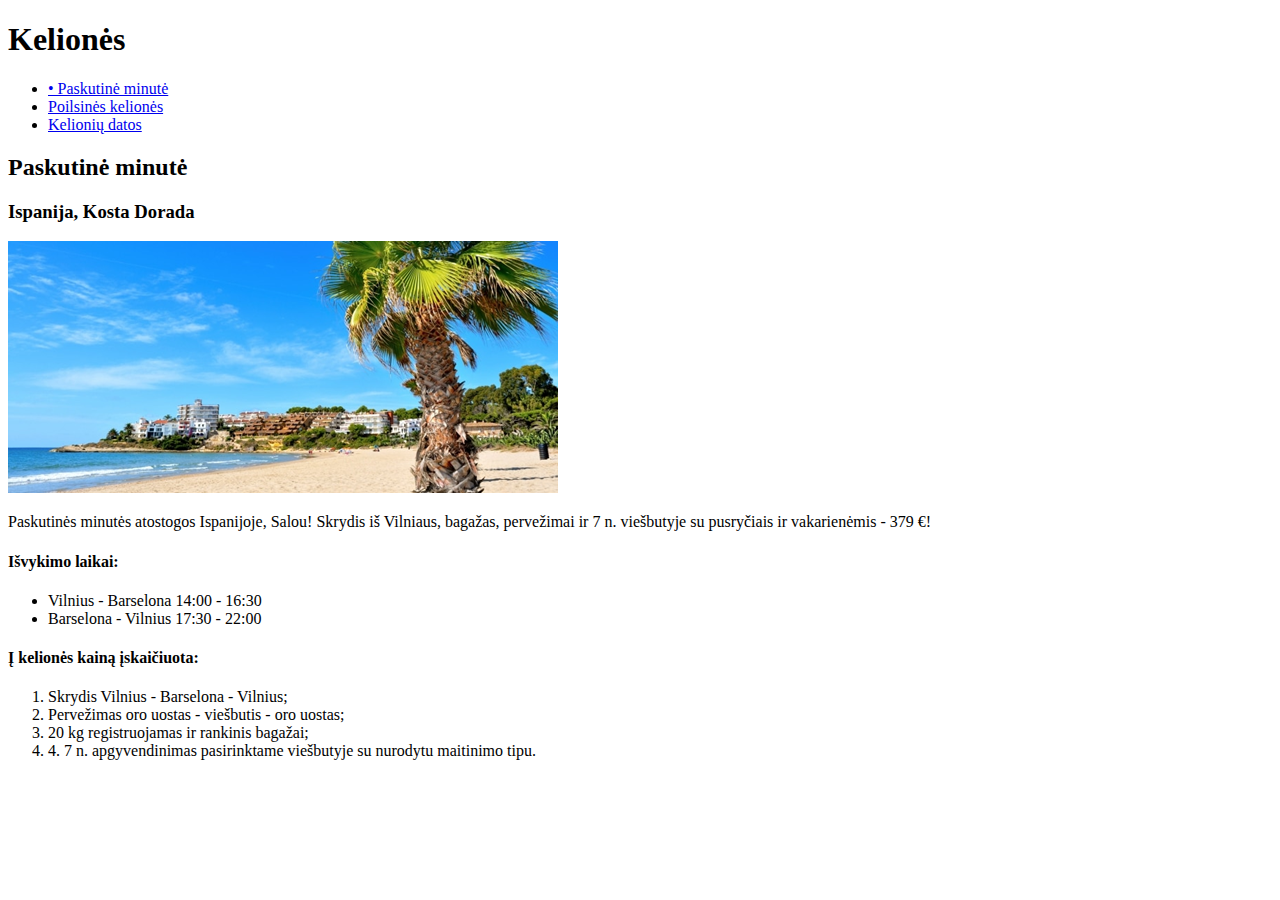
<file: 6htmluzuotisbaigta/index.html>
<!DOCTYPE html>
<html lang="en">
<head>
    <meta charset="UTF-8">
    <meta name="viewport" content="width=device-width, initial-scale=1.0">
    <title>Document</title>
</head>
<body>
    <div>
        <header>
            <h1>
                Kelionės
            </h1>
        </header>
        <nav>
            <ul>
                <li>
                    <a href="index.html">•	Paskutinė minutė</a>
                </li>
                <li>
                    <a  href="poilsines-keliones.html">Poilsinės kelionės</a>
                </li>
                <li>
                    <a  href="poilsines-keliones.html">Kelionių datos</a>
                </li>
                
            </ul>
        </nav>
        <section>
            <h2>
                Paskutinė minutė
            </h2>
            <h3>
                Ispanija, Kosta Dorada
            </h3>
            <img src="images/palmes.png" alt="palmiu vaizdas">
            <p>
                Paskutinės minutės atostogos Ispanijoje, Salou! Skrydis iš Vilniaus, bagažas, pervežimai ir 7 n. viešbutyje su pusryčiais ir vakarienėmis - 379 €!
            </p>
            <h4>
                Išvykimo laikai:
            </h4>
            <ul>
                <li>
                    Vilnius - Barselona 14:00 - 16:30
                </li>
                <li>
                    Barselona - Vilnius 17:30 - 22:00
                </li>
            </ul>
            <h4>
                Į kelionės kainą įskaičiuota:
            </h4>
            <ol>
                <li>
                    Skrydis Vilnius - Barselona - Vilnius;
                </li>
                <li>
                    Pervežimas oro uostas -  viešbutis - oro uostas;
                </li>
                <li>
                    20 kg registruojamas ir rankinis bagažai;
                </li>
                <li>
                    4.	7 n. apgyvendinimas pasirinktame viešbutyje su nurodytu maitinimo tipu.
                </li>
            </ol>
        </section>
    </div>
</body>
</html>
</file>
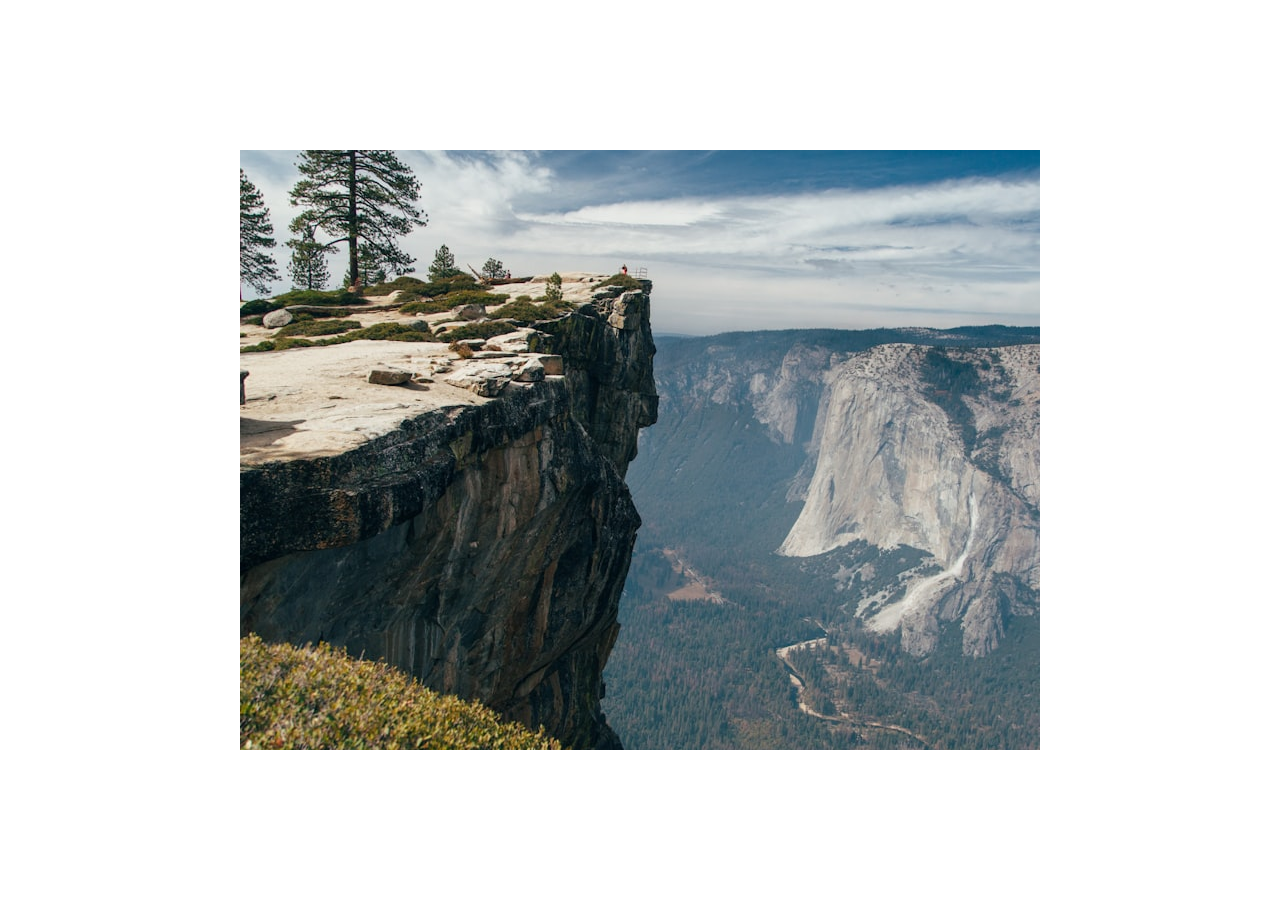
<file: before-after2/index.html>
<!DOCTYPE html>
<html lang="en">
<head>
  <meta charset="UTF-8">
  <meta name="viewport" content="width=device-width, initial-scale=1.0">
  <title>Document</title>
  <link rel="stylesheet" href="style.css">
</head>
<body>
  <section class="banner">
    <h1>Hello world!!!!</h1>
  </section>
</body>
</html>
</file>
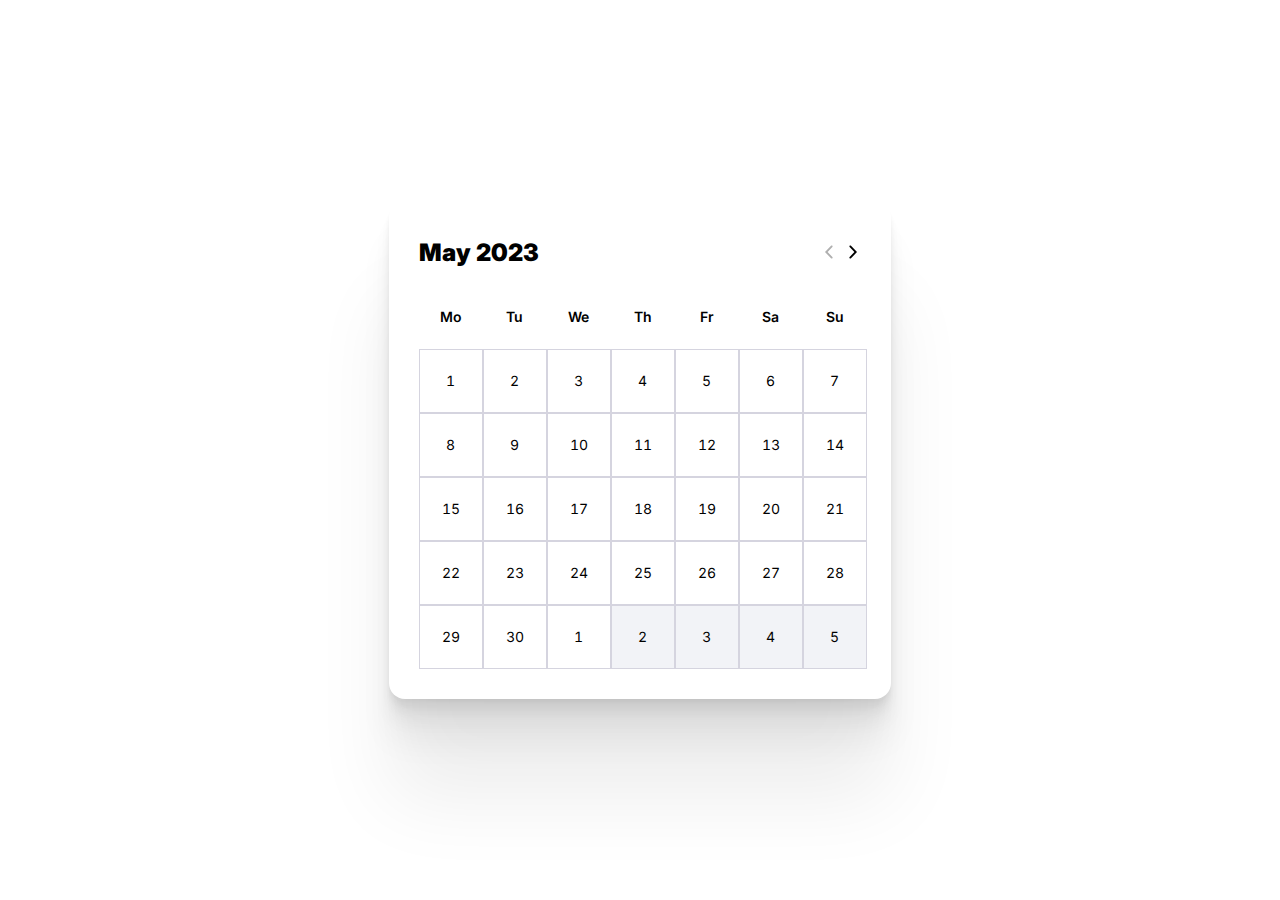
<file: figma-grid/index.html>
<!DOCTYPE html>
<html lang="en">
<head>
    <meta charset="UTF-8">
    <meta name="viewport" content="width=device-width, initial-scale=1.0">
    <title>Document</title>
    <link rel="stylesheet" href="style.css">
</head>
<body>
    <section class="calendar-container">
        <section class="top">
            <div class="date">
                May 2023
            </div>
            <div class="arrows">
                <div class="arrows-propertys">
                    <img src="images/Frame 10.svg" alt="frame">
                    <img src="images/Frame 10 (1).svg" alt="frame">
                </div>
            </div>
    
        </section>
    
        <section class="calendar">
            <div class="days">Mo</div>
            <div class="days">Tu</div>
            <div class="days">We</div>
            <div class="days">Th</div>
            <div class="days">Fr</div>
            <div class="days">Sa</div>
            <div class="days">Su</div>
            <div class="day-number">1</div>
            <div class="day-number">2</div>
            <div class="day-number">3</div>
            <div class="day-number">4</div>
            <div class="day-number">5</div>
            <div class="day-number">6</div>
            <div class="day-number">7</div>
            <div class="day-number">8</div>
            <div class="day-number">9</div>
            <div class="day-number">10</div>
            <div class="day-number">11</div>
            <div class="day-number">12</div>
            <div class="day-number">13</div>
            <div class="day-number">14</div>
            <div class="day-number">15</div>
            <div class="day-number">16</div>
            <div class="day-number">17</div>
            <div class="day-number">18</div>
            <div class="day-number">19</div>
            <div class="day-number">20</div>
            <div class="day-number">21</div>
            <div class="day-number">22</div>
            <div class="day-number">23</div>
            <div class="day-number">24</div>
            <div class="day-number">25</div>
            <div class="day-number">26</div>
            <div class="day-number">27</div>
            <div class="day-number">28</div>
            <div class="day-number">29</div>
            <div class="day-number">30</div>
            <div class="day-number">1</div>
            <div class="day-number">2</div>
            <div class="day-number">3</div>
            <div class="day-number">4</div>
            <div class="day-number">5</div>
        </section>
    </section>

    

</body>
</html>
</file>
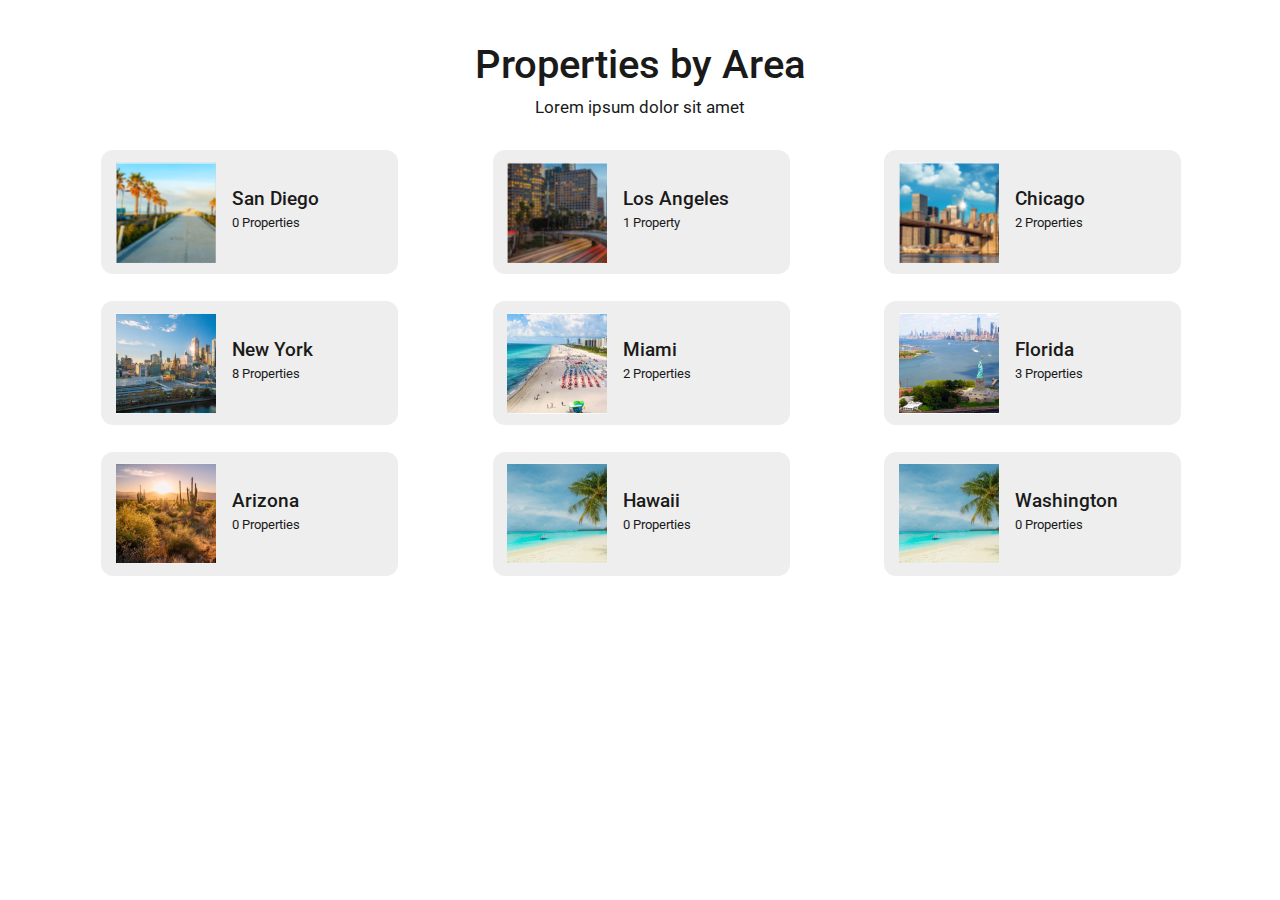
<file: grid-media baigtas/index.html>
<!DOCTYPE html>
<html lang="en">
<head>
  <meta charset="UTF-8">
  <meta name="viewport" content="width=device-width, initial-scale=1.0">
  <title>Document</title>
  <link rel="stylesheet" media="all" href="style-pc.css">
  <link rel="stylesheet" media="(max-width: 1500px)" href="style-tablet.css">
  <link rel="stylesheet" media="(max-width: 1000px)" href="style.css">
</head>
<body>
  <main class="container">
    <header class="properties-header">
      <h2>Properties by Area</h2>
      <p>Lorem ipsum dolor sit amet</p>
    </header>
    <section class="cards-container">
      <div class="card">
        <figure class="img-holder">
       
        </figure>
        <article class="city-properties">
          <p class="city">San Diego</p>
          <p class="count-properties">0 Properties</p>
        </article>
      </div>

      <div class="card">
        <figure class="img-holder bg-la">
       
        </figure>
        <article class="city-properties">
          <p class="city">Los Angeles</p>
          <p class="count-properties">1 Property</p>
        </article>
      </div>
      <div class="card">
          <figure class="img-holder bg-chi">
         
          </figure>
          <article class="city-properties">
            <p class="city">Chicago</p>
            <p class="count-properties">2 Properties</p>
          </article>
        </div>

        <div class="card">
          <figure class="img-holder bg-ny">
         
          </figure>
          <article class="city-properties">
            <p class="city">New York</p>
            <p class="count-properties">8 Properties</p>
          </article>
        </div>

        <div class="card">
          <figure class="img-holder bg-miami">
         
          </figure>
          <article class="city-properties">
            <p class="city">Miami</p>
            <p class="count-properties">2 Properties</p>
          </article>
        </div>

        <div class="card">
          <figure class="img-holder bg-florida">
         
          </figure>
          <article class="city-properties">
            <p class="city">Florida</p>
            <p class="count-properties">3 Properties</p>
          </article>
        </div>

        <div class="card">
          <figure class="img-holder bg-arizina">
         
          </figure>
          <article class="city-properties">
            <p class="city">Arizona</p>
            <p class="count-properties">0 Properties</p>
          </article>
        </div>

        <div class="card">
          <figure class="img-holder bg-hawaii">
         
          </figure>
          <article class="city-properties">
            <p class="city">Hawaii</p>
            <p class="count-properties">0 Properties</p>
          </article>
        </div>

        <div class="card">
          <figure class="img-holder bg-washington">
         
          </figure>
          <article class="city-properties">
            <p class="city">Washington</p>
            <p class="count-properties">0 Properties</p>
          </article>
        </div>
      
     

      

    </section>

  </main>
</body>
</html>
</file>
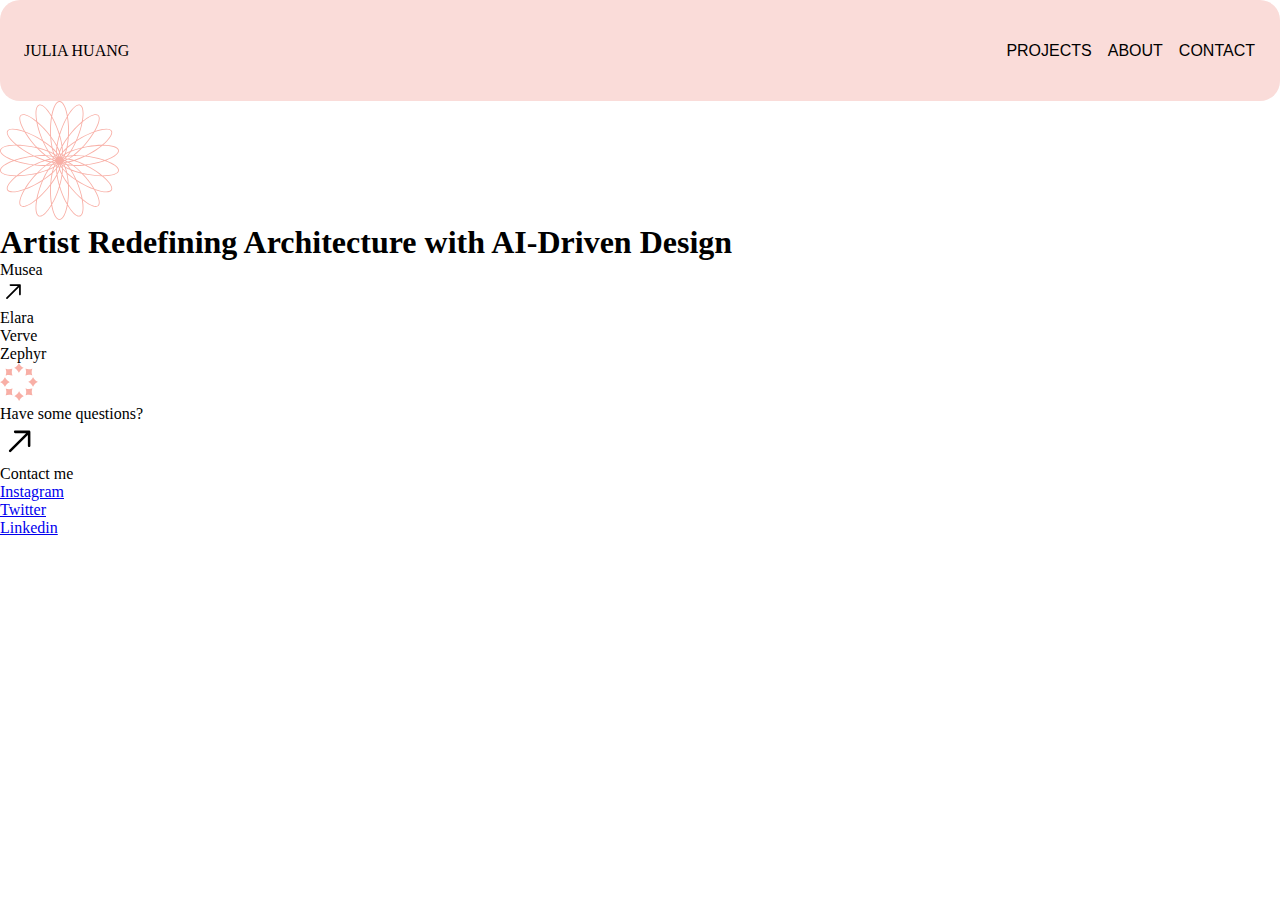
<file: grid-webas/index.html>
<!DOCTYPE html>
<html lang="en">
<head>
    <meta charset="UTF-8">
    <meta name="viewport" content="width=device-width, initial-scale=1.0">
    <title>Document</title>
    <link rel="stylesheet" href="style.css">

</head>
<body>
    <header class="main-header">
        <div class="web-name">
            <p>JULIA HUANG</p>
        </div>
        <nav class="nav-itiems">
            <a href="#">PROJECTS</a>
            <a href="#">ABOUT</a>
            <a href="#">CONTACT</a>
        </nav>
    </header>
    <main class="grid-container">
        <article title-text>
            <div class="img-flower">
                <img src="images/FLOWER ICON.svg" alt="flower">
            </div>
            <h1>
                Artist Redefining <span>Architecture</span> with AI-Driven Design
            </h1>
            
            
        </article>




        <figure class="bg-face">

        </figure>



        <aside class="right-side">
            <div>
                <div class="aside-header">
                    <div class="aside-name">
                        Musea
                    </div>
                    <div>
                        <img src="images/ARROW ICON.svg" alt="arrow">
                    </div>
                </div>
                <figure class="aside-bg">

                </figure>
                <article class="aside-list">
                    <div class="aside-itiem">
                        Elara
                    </div>
                    <div class="aside-itiem">
                        Verve
                    </div>
                    <div class="aside-itiem">
                        Zephyr
                    </div>
                </article>
            </div>
    
        </aside>



        <article class="left-text">
            <div>
                <img src="images/CIRCLE ICON.svg" alt="">
            </div>
        </article>


        <section class="contact-me">
            <header class="contact-header">
                <div class="contact-text">
                    Have some
                    questions?
                </div>
                <div class="contact-arrow">
                    <img src="images/ARROW.svg" alt="">
                </div>
            </header>
            <footer class="contact-footer">
                Contact me
            </footer>

        </section>



        <footer class="social-media">
            <div class="media">
                <a href="#">Instagram</a>
            </div>
            <div class="media">
                <a href="#">Twitter</a>
            </div>
            <div class="media">
                <a href="#">Linkedin</a>
            </div>
        </footer>




    </main>


</body>
</html>
</file>
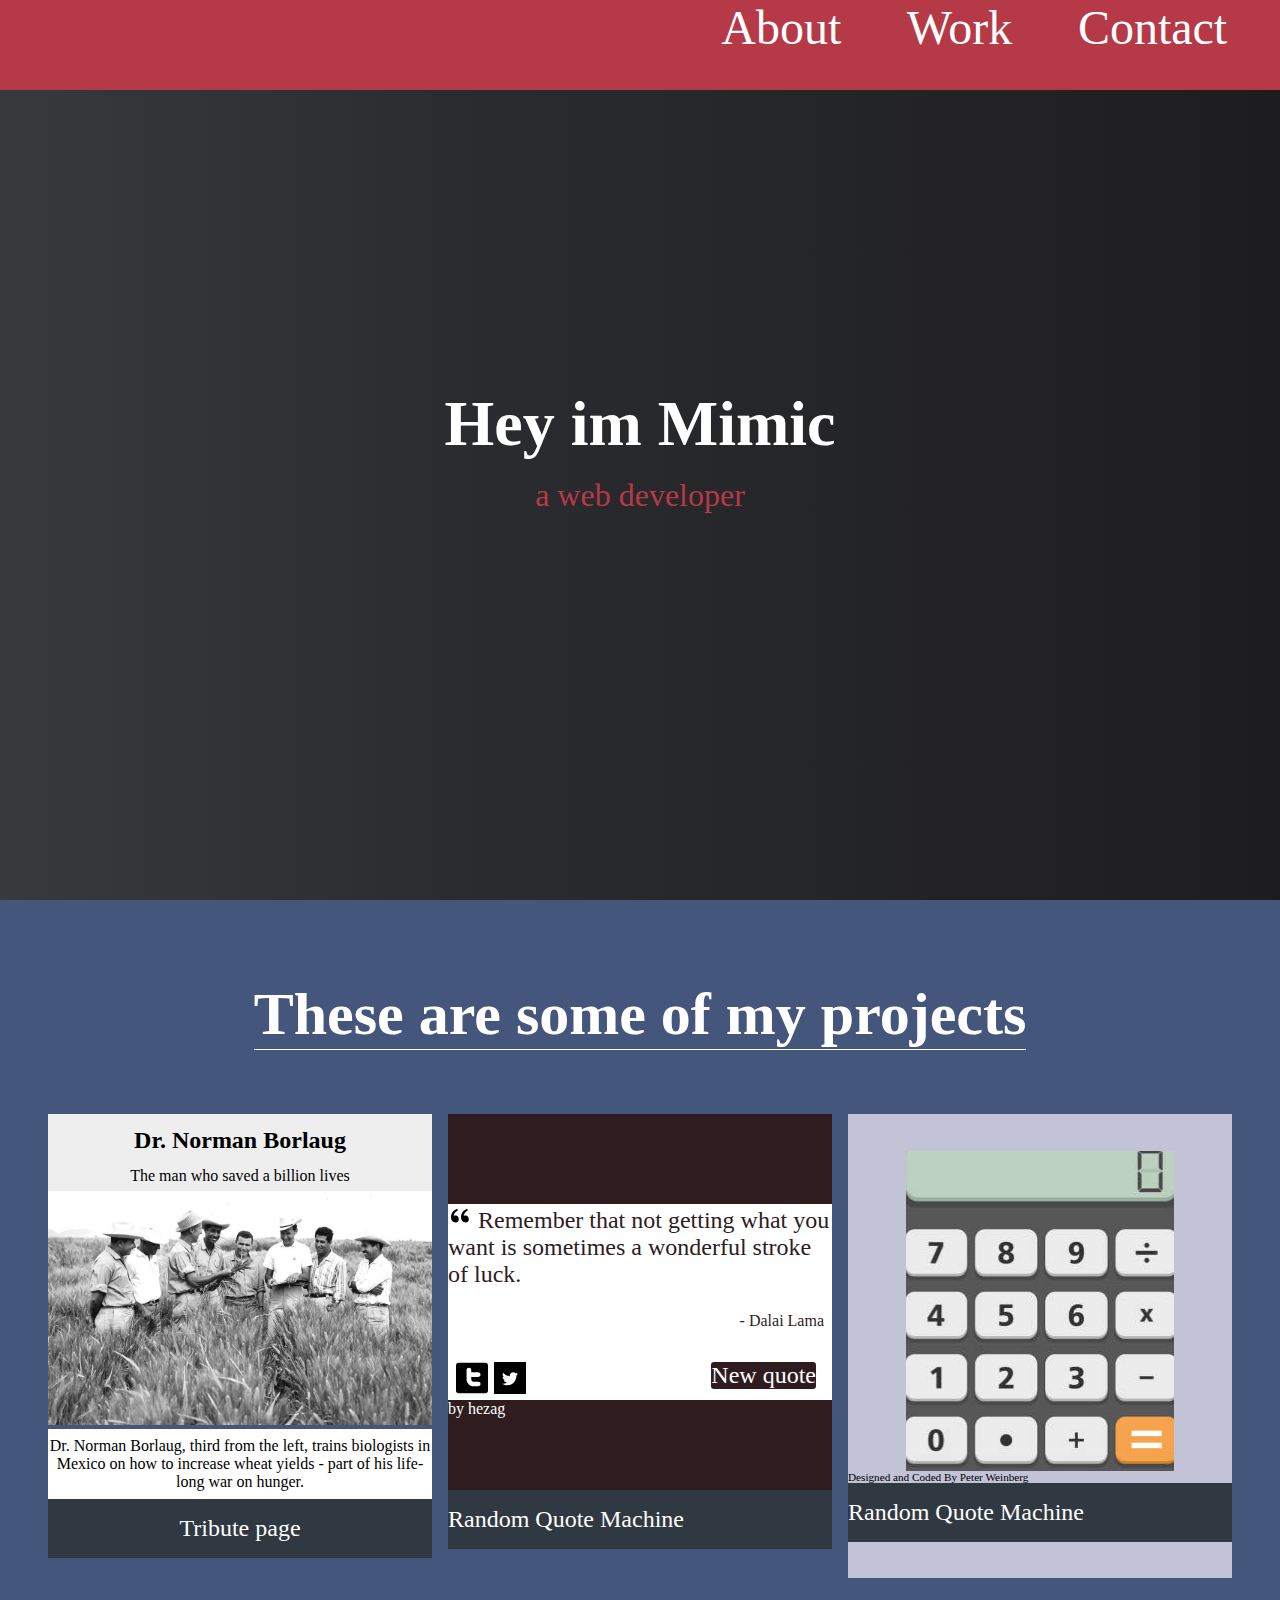
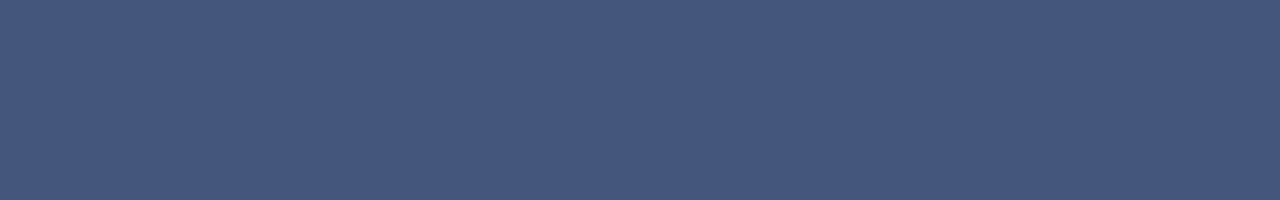
<file: porfolio before-after2/index.html>
<!DOCTYPE html>
<html lang="en">
  <head>
    <meta charset="UTF-8" />
    <meta name="viewport" content="width=device-width, initial-scale=1.0" />
    <title>Document</title>
    <link rel="stylesheet" href="style.css" />
  </head>
  <body>
    <nav>
      <a href="#">About</a>
      <a href="#">Work</a>
      <a href="#">Contact</a>
    </nav>
    <section class="hero">
      <h1>Hey im Mimic</h1>
      <p>a web developer</p>
    </section>
    <section class="projects-section">
      <div class="title-h2">
        <h2>These are some of my projects</h2>
      </div>
      <div class="all-cards">
        <article class="card card-propertys "  >
          <header class="top">
            <h3 class="card-header">Dr. Norman Borlaug</h3>
            <p class="card-article">The man who saved a billion lives</p>
          </header>
          <article class="card-image">
            <figure class="card-bg">
              <img src="images/tribute-page-main-image.jpg" alt="people" />
            </figure>
            <figcaption class="card-bg-text">
              Dr. Norman Borlaug, third from the left, trains biologists in
              Mexico on how to increase wheat yields - part of his life-long war
              on hunger.
            </figcaption>
          </article>

          <footer class="card-footer">
            <a
              href="https://codepen.io/freeCodeCamp/full/zNqgVx"
              target="_blank"
              >Tribute page</a
            >
          </footer>
        </article>
        <article class="card quote-card">
          <header class="quote-header"></header>
          <main class="quote-text">
            <div class="quote-text-p">
              <p>
                <img
                  src="images/double-quotes-l-svgrepo-com.svg"
                  alt="double-quotes"
                />
                Remember that not getting what you want is sometimes a wonderful
                stroke of luck.
              </p>
            </div>

            <p class="quote-author">- Dalai Lama</p>
            <div class="flex-svg-quote">
              <div class="svg-twitter">
                <img src="images/twitter-logo-svgrepo-com.svg" alt="svg" />
                <img src="images/twitter-svgrepo-com.svg" alt="svg" />
              </div>
              <div class="new-quote">
                <p>New quote</p>
              </div>
            </div>
          </main>
          <div class="creator">
            <p class="creator">by hezag</p>
          </div>

          <footer class="card-footer">
            <a
              href="https://codepen.io/freeCodeCamp/full/qRZeGZ"
              target="_blank"
              >Random Quote Machine</a
            >
          </footer>
        </article>
        <article class="calculator-card">
          <figure class="calculator-img-bg"></figure>
          <figcaption class="text-under-calculator">
            Designed and Coded By Peter Weinberg
          </figcaption>
          <footer class="card-footer">
            <a
              href="https://codepen.io/freeCodeCamp/full/qRZeGZ"
              target="_blank"
              >Random Quote Machine</a
            >
          </footer>
        </article>
      </div>
    </section>
  </body>
</html>
</file>
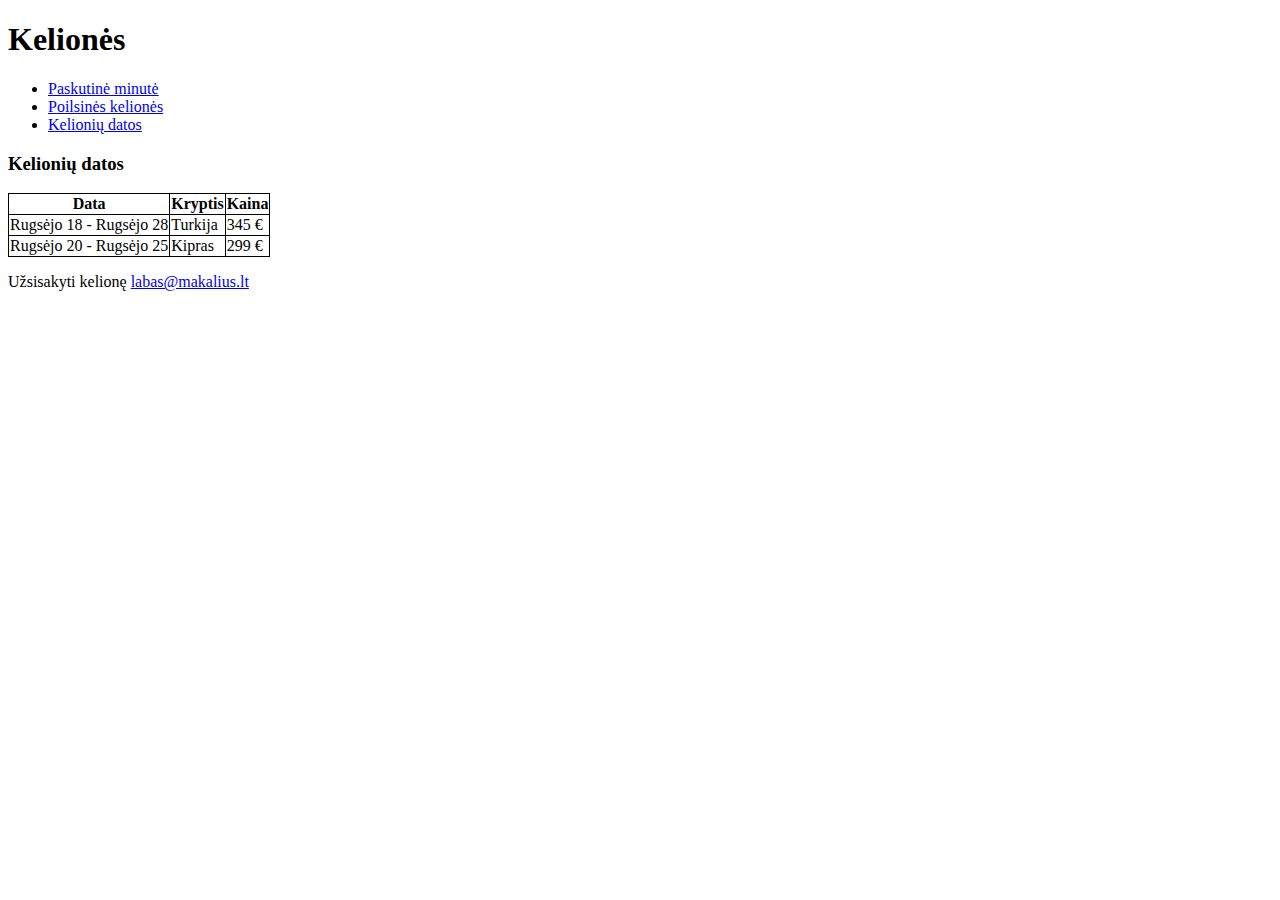
<file: 6htmluzuotisbaigta/kelioniu-datos.html>
<!DOCTYPE html>
<html lang="en">

<head>
    <meta charset="UTF-8">
    <meta name="viewport" content="width=device-width, initial-scale=1.0">
    <title>Document</title>
    <style>
      table,td,th {
            border:1px solid black;
            border-collapse: collapse;  
        }
        th {
            font-weight: bold;
        }
    </style>
</head>

<body>
    <div>
        <header>
            <h1>
                Kelionės
            </h1>
        </header>
        <nav>
            <ul>
                <li>
                    <a href="index.html">Paskutinė minutė</a>
                </li>
                <li>
                    <a  href="poilsines-keliones.html">Poilsinės kelionės</a>
                </li>
                <li>
                    <a  href="kelioniu-datos.html">Kelionių datos</a>
                </li>

            </ul>
        </nav>
        <section>
            <h3>
                Kelionių datos
            </h3>
            <table>
                <tr>
                    <th>
                        Data
                    </th>
                    <th>
                        Kryptis
                    </th>
                    <th>
                        Kaina
                    </th>
                </tr>
                <tr>
                    <td>
                        Rugsėjo 18 - Rugsėjo 28
                    </td>
                    <td>
                        Turkija
                    </td>
                    <td>
                        345 €
                    </td>
                </tr>
                <tr>
                    <td>
                        Rugsėjo 20 - Rugsėjo 25
                    </td>
                    <td>
                        Kipras
                    </td>
                    <td>
                        299 €
                    </td>
                </tr>
            </table>

        </section>
        <footer>
            <p>
                Užsisakyti kelionę <a href="mailto:labas@makalius.lt ">labas@makalius.lt </a>
            </p>
        </footer>
    </div>
</body>

</html>
</file>
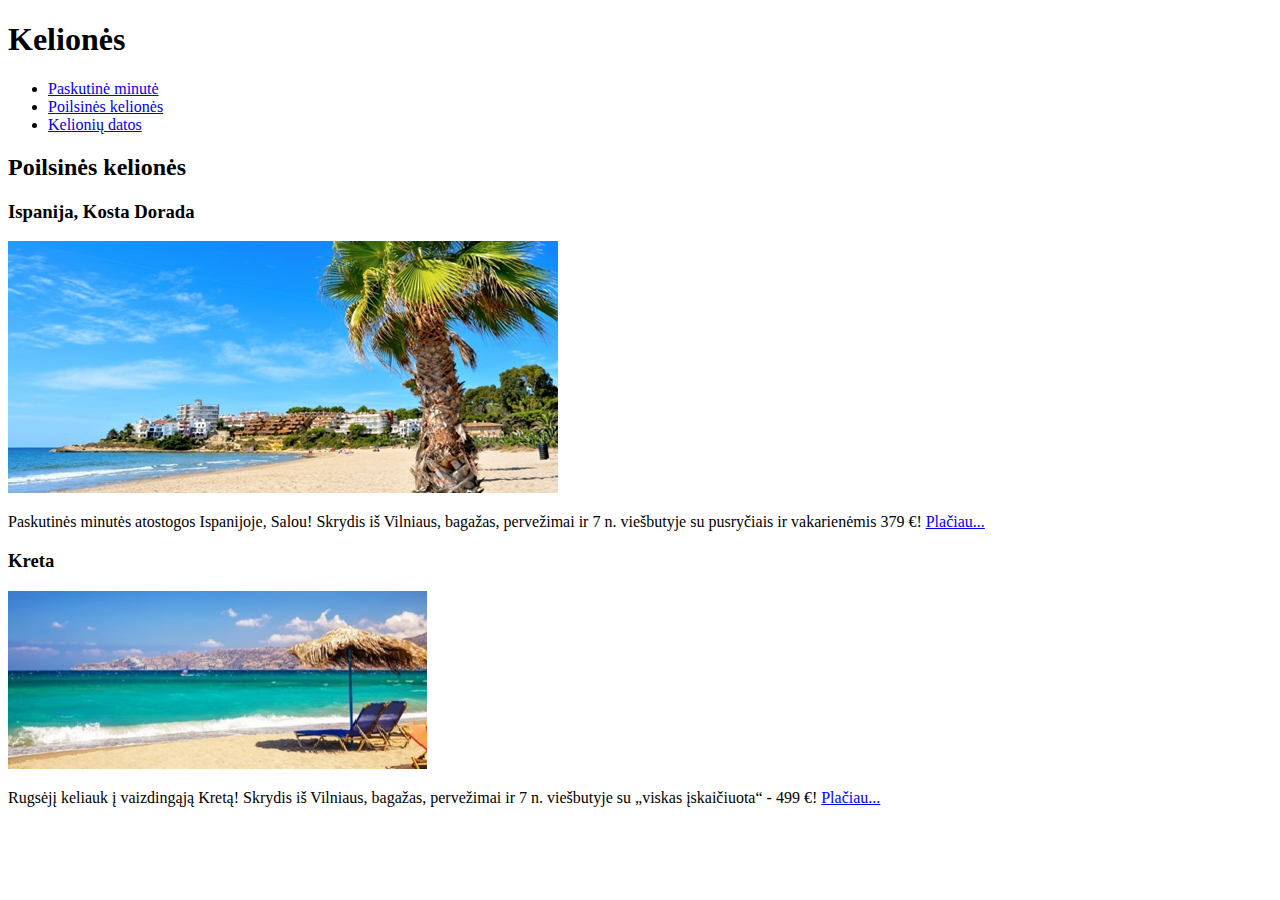
<file: 6htmluzuotisbaigta/poilsines-keliones.html>
<!DOCTYPE html>
<html lang="en">
<head>
    <meta charset="UTF-8">
    <meta name="viewport" content="width=device-width, initial-scale=1.0">
    <title>Document</title>
</head>
<body>
    <div>
        <header>
            <h1>
                Kelionės
            </h1>
        </header>
        <nav>
            <ul>
                <li>
                    <a href="index.html">Paskutinė minutė</a>
                </li>
                <li>
                    <a  href="poilsines-keliones.html">Poilsinės kelionės</a>
                </li>
                <li>
                    <a  href="kelioniu-datos.html">Kelionių datos</a>
                </li>
                
            </ul>
        </nav>
        <section>
            <h2>
                Poilsinės kelionės
            </h2>
            <h3>
                Ispanija, Kosta Dorada
            </h3>
            <img src="images/palmes.png" alt="palmiu vaizdas">
            <p>
                Paskutinės minutės atostogos Ispanijoje, Salou! Skrydis iš Vilniaus, bagažas, pervežimai ir 7 n. viešbutyje su pusryčiais ir vakarienėmis 379 €! <a target="_blank" href="https://www.makalius.lt/">Plačiau...</a>
            </p>
        </section>
        <section>
            <h3>
                Kreta
            </h3>
            <img src="images/paludimys.png" alt="vaizdas i papludimi">
            <p>
                Rugsėjį keliauk į vaizdingąją Kretą! Skrydis iš Vilniaus, bagažas, pervežimai ir 7 n. viešbutyje su „viskas įskaičiuota“ - 499 €! <a target="_blank" href="https://www.makalius.lt">Plačiau... </a>
            </p>
        </section>
    </div>
</body>
</html>
</file>
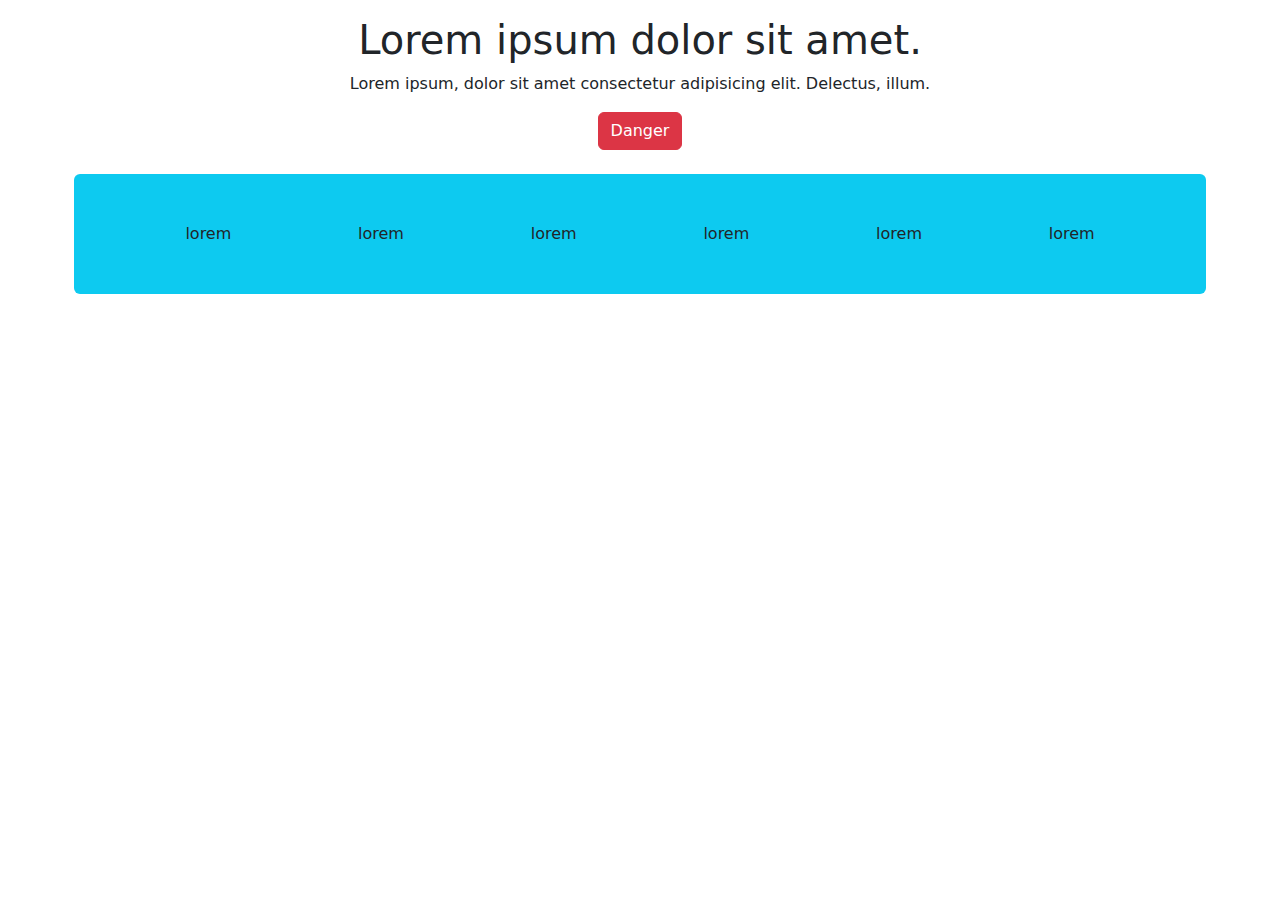
<file: bootstrap/imdex.html>
<!DOCTYPE html>
<html lang="en">
<head>
    <meta charset="UTF-8">
    <meta name="viewport" content="width=device-width, initial-scale=1.0">
    <title>Document</title>
    <link href="https://cdn.jsdelivr.net/npm/bootstrap@5.3.3/dist/css/bootstrap.min.css" rel="stylesheet" integrity="sha384-QWTKZyjpPEjISv5WaRU9OFeRpok6YctnYmDr5pNlyT2bRjXh0JMhjY6hW+ALEwIH" crossorigin="anonymous">
</head>
<body>
   <div class="container text-center p-3 ">
        <div class="container-lg">
            <h1>Lorem ipsum dolor sit amet.</h1>
            <p>Lorem ipsum, dolor sit amet consectetur adipisicing elit. Delectus, illum.</p>
            <button type="button" class="btn btn-danger mb-4 ">Danger</button>  
            
        </div>
        <div class="row bg-info p-5 rounded">
            <div class="col-md-6 col-lg-4 col-xl">lorem</div>
            <div class="col-md-6 col-lg-4 col-xl">lorem</div>
            <div class="col-md-6 col-lg-4 col-xl">lorem</div>
            <div class="col-md-6 col-lg-4 col-xl">lorem</div>
            <div class="col-md-6 col-lg-4 col-xl">lorem</div>
            <div class="col-md-6 col-lg-4 col-xl ">lorem</div>
         </div>
   </div> 
   
   
    <script src="https://cdn.jsdelivr.net/npm/bootstrap@5.3.3/dist/js/bootstrap.bundle.min.js" integrity="sha384-YvpcrYf0tY3lHB60NNkmXc5s9fDVZLESaAA55NDzOxhy9GkcIdslK1eN7N6jIeHz" crossorigin="anonymous"></script>
</body>
</html>
</file>
<file: before-after2/style.css>
* {
    box-sizing: border-box;
    margin: 0;
    padding: 0;
}
body {
    display: flex;
    justify-content: center;
    height: 100vh;
    align-items: center;
}
.banner {
    background: url('images/clif.jpg') no-repeat ;
    
    width: 800px;
    height: 600px;
    display: flex;
    justify-content: center;
    align-items: center;
}
h1 {
   color: #fff;
   font-size: 30px;
   z-index: -1;
  
    
   
}
.banner:hover::before {
    content: "";
    background-color: #fff;
    mix-blend-mode: darken;
    opacity: 0.4;
    width: 800px;
    height: 600px;
    position: absolute;
    
}
.banner:hover::after {
    content: "";
    background: linear-gradient(90deg, rgba(2,0,36,1) 0%, rgba(159,212,14,0.8953956582633054) 0%, rgba(80,121,9,1) 20%, rgba(0,212,255,1) 54%);
   
    opacity: 0.4;
    width: 800px;
    height: 600px;
    position: absolute;}

.banner:hover h1 {
    z-index: 2;
    position: relative;
}
</file>
<file: figma-grid/style.css>
@import url('https://fonts.googleapis.com/css2?family=Inter:ital,opsz,wght@0,14..32,100..900;1,14..32,100..900&family=Ubuntu:ital,wght@0,300;0,400;0,500;0,700;1,300;1,400;1,500;1,700&display=swap');

* {
    box-sizing: border-box;
    margin: 0;
    padding: 0;
}

body {
    display: flex;
    justify-content: center;
    align-items: center;
    height: 100vh;
}

.calendar-container {
    width: 31.4rem;
    height: 31.1rem;
    padding: 1.88rem;
    display: flex;
    flex-direction: column;
    gap: 0.75rem;
    border-radius: 1rem;
    background: #FFF;
    box-shadow: 0px 100px 80px 0px rgba(0, 0, 0, 0.07), 0px 41.778px 33.422px 0px rgba(0, 0, 0, 0.05), 0px 22.336px 17.869px 0px rgba(0, 0, 0, 0.04), 0px 12.522px 10.017px 0px rgba(0, 0, 0, 0.04), 0px 6.65px 5.32px 0px rgba(0, 0, 0, 0.03), 0px 2.767px 2.214px 0px rgba(0, 0, 0, 0.02);

}

.top {
    width: 27.6rem;
    height: 2.88rem;
    display: flex;
    justify-content: space-between;
    align-items: center;
    align-self: stretch;


}

.date {
    color: #000;

    font-family: Inter, sans-serif;
    font-size: 1.5rem;
    font-style: normal;
    font-weight: 900;
    line-height: normal;
}

.arrows-propertys {
    display: flex;
    justify-content: space-between;
    align-items: center;
    align-self: stretch;
    gap: 0.625rem;
}

.arrows-propertys img {
    width: 0.875rem;
    height: 0.875rem;
    
    
}

.calendar {
    width: 27.6rem;
    
    display: grid;

    grid-template-columns: repeat(7, 4rem);
    grid-template-rows: repeat(6, 4rem);





}

.days,
.day-number {
    display: flex;
    justify-content: center;
    align-items: center;

    border: 1px solid var(--Stroke, #D5D4DF);

}

.day-number:hover {
    background: var(--Active, #45539D);
    color: #FFF;
    text-align: center;
    font-variant-numeric: lining-nums tabular-nums;
    font-family: Inter, sans-serif;
    font-size: 0.875rem;
    font-style: normal;
    font-weight: 600;
    line-height: normal;
}

.day-number:nth-child(39),
.day-number:nth-child(40),
.day-number:nth-child(41),
.day-number:nth-child(42) {
    background: var(--Inactive, #F2F3F7);
}

.day-number:nth-child(39):hover,
.day-number:nth-child(40):hover,
.day-number:nth-child(41):hover,
.day-number:nth-child(42):hover {
    background: var(--Active, #45539D);
}

.day-number {
    color: #000;
    text-align: center;
    font-variant-numeric: lining-nums tabular-nums;
    font-family: Inter, sans-serif;
    font-size: 0.875rem;
    font-style: normal;
    font-weight: 400;
    line-height: normal;
}

.days {
    color: #000;
    text-align: center;
    font-variant-numeric: lining-nums tabular-nums;
    font-family: Inter, sans-serif;
    font-size: 0.875rem;
    font-style: normal;
    font-weight: 600;
    line-height: normal;
    border: none
}
</file>
<file: grid-media baigtas/style-pc.css>
@import url('https://fonts.googleapis.com/css2?family=Roboto:ital,wght@0,100;0,300;0,400;0,500;0,700;0,900;1,100;1,300;1,400;1,500;1,700;1,900&display=swap');


* {
 box-sizing: border-box; 
 margin: 0;
 padding: 0;
}

.container {
 
flex-shrink: 0;

border-radius: 1.625rem;
background: #FFF;
}

.properties-header{
display: flex;
width: 100%;

flex-direction: column;
justify-content: center;
flex-shrink: 0;
margin-top: 2.44rem;
}

.properties-header h2 {
  color: #1A1A1A;
text-align: center;
font-family: Roboto;
font-size: 2.5rem;
font-style: normal;
font-weight: 500;
line-height: 3.25rem;
}

.properties-header p {
  color: #1A1A1A;
text-align: center;
font-family: Roboto;
font-size: 1.0625rem;
font-style: normal;
font-weight: 400;
line-height: 2.01875rem; 
}

.cards-container {
  display: grid;
  grid-template-columns: repeat(3, auto);
  grid-template-rows: repeat(3,auto);
  margin-left: 3.38rem;
  margin-right: 3.25rem;


}

.card{
  display: flex;
  align-items: center;
 
gap: 1.87rem;
width: 28.8125rem;
height: 7.75rem;

margin-inline:auto;
margin-top: 1.68rem;
padding-left: 0.92rem;

border-radius: 0.75rem;
background: #EEE;
}


.img-holder {
  width: 6.25rem;
height: 6.3125rem;
flex-shrink: 0;
background: url(images/mobile/sandiego.png) lightgray 0px 0px / 100% 100% no-repeat;

}
.bg-la{
  background: url(images/mobile/losangeles.png) 
}
.bg-chi {
  background: url(images/mobile/chicago.png) 
}
.bg-ny{
  background: url(images/mobile/newyourk.png) 
}
.bg-miami{
  background: url(images/mobile/miami.png) 
}
.bg-florida {
  background: url(images/mobile/florida.png) 
}
.bg-arizina {
  background: url(images/mobile/arizona.png) 
}
.bg-hawaii {
  background: url(images/mobile/hawaii.png) 
}
.bg-washington {
  background: url(images/mobile/hawaii.png) 
}




.city {
  color: #1A1A1A;
font-family: Roboto, sans-serif;
font-size: 1.1875rem;
font-style: normal;
font-weight: 500;
line-height: 1.425rem;
}
.count-properties {
  color: #1A1A1A;
font-family: Roboto, sans-serif;
font-size: 0.8125rem;
font-style: normal;
font-weight: 400;
line-height: 1.54375rem; 
}
</file>
<file: grid-media baigtas/style-tablet.css>
.card{
  
 

width: 18.5625rem;
gap: 1rem;




}
</file>
<file: grid-media baigtas/style.css>
.cards-container{
  display: flex;
  flex-direction: column;
  
  
} 
.card{
  display: flex;
  align-items: center;
 
gap: 1.87rem;
width: 28.8125rem;
height: 7.75rem;
flex-shrink: 0;
margin-inline:auto;
margin-top: 1.68rem;
padding-left: 0.92rem;

border-radius: 0.75rem;
background: #EEE;
}
</file>
<file: grid-webas/style.css>
* {
    box-sizing: border-box;
    margin: 0;
    padding: 0;
}

.main-header{

    display: flex;
    justify-content: space-between;
    align-items: center;
    height: 6.3125rem;
    padding: 0rem 1.5625rem 0rem 1.5rem;
    border-radius: var(--Rounded, 1.25rem);
    background: var(--Primary, #FADCD9);    
}
.nav-itiems {
    display: flex;
    gap: 1rem;
}

.nav-itiems a {
    text-decoration: none;
    color: var(--Text, #000);
    font-family: Gilroy, sans-serif;
    font-size: 1rem;
    font-style: normal; 
    font-weight: 300;
    line-height: normal;
}
.web-name p:firs {
    
}
</file>
<file: porfolio before-after2/style.css>
@import url(work.css);
@import url(quote-work.css);
@import url(calculator.css);

* {
    box-sizing: border-box;
    margin: 0;
    padding: 0;
}


nav {
    position: fixed;
    width: 100%;
    display: flex;
    justify-content: flex-end;
    align-items: center;
    gap: 1.5rem;
    padding-right: 2rem;
    background-color: #b63947 ;
    height: 10vh;
    
}
nav a {
    text-decoration: none;
    color: #fff;
    font-size: 3rem;
    height: 10vh;
    padding-left: 1.3rem;
    padding-right: 1.3rem;
    
}
.hero {
    width: 100%;
    height: 100vh;
    background: linear-gradient(90deg, rgba(55,58,61,1) 0%, rgba(43,44,47,1) 35%, rgba(29,29,31,1) 100%);
    display: flex;
    flex-direction: column;
    justify-content: center;
    align-items: center;
    gap: 1rem;
}
.hero h1 {
    color: #fff;
    font-size: 4rem;
}
.hero p {
    color:#b63947 ;
    font-size: 2rem;
}
nav a:hover {
    background-color: #45567d;
    color: #fff;
    
    
    
}
</file>
